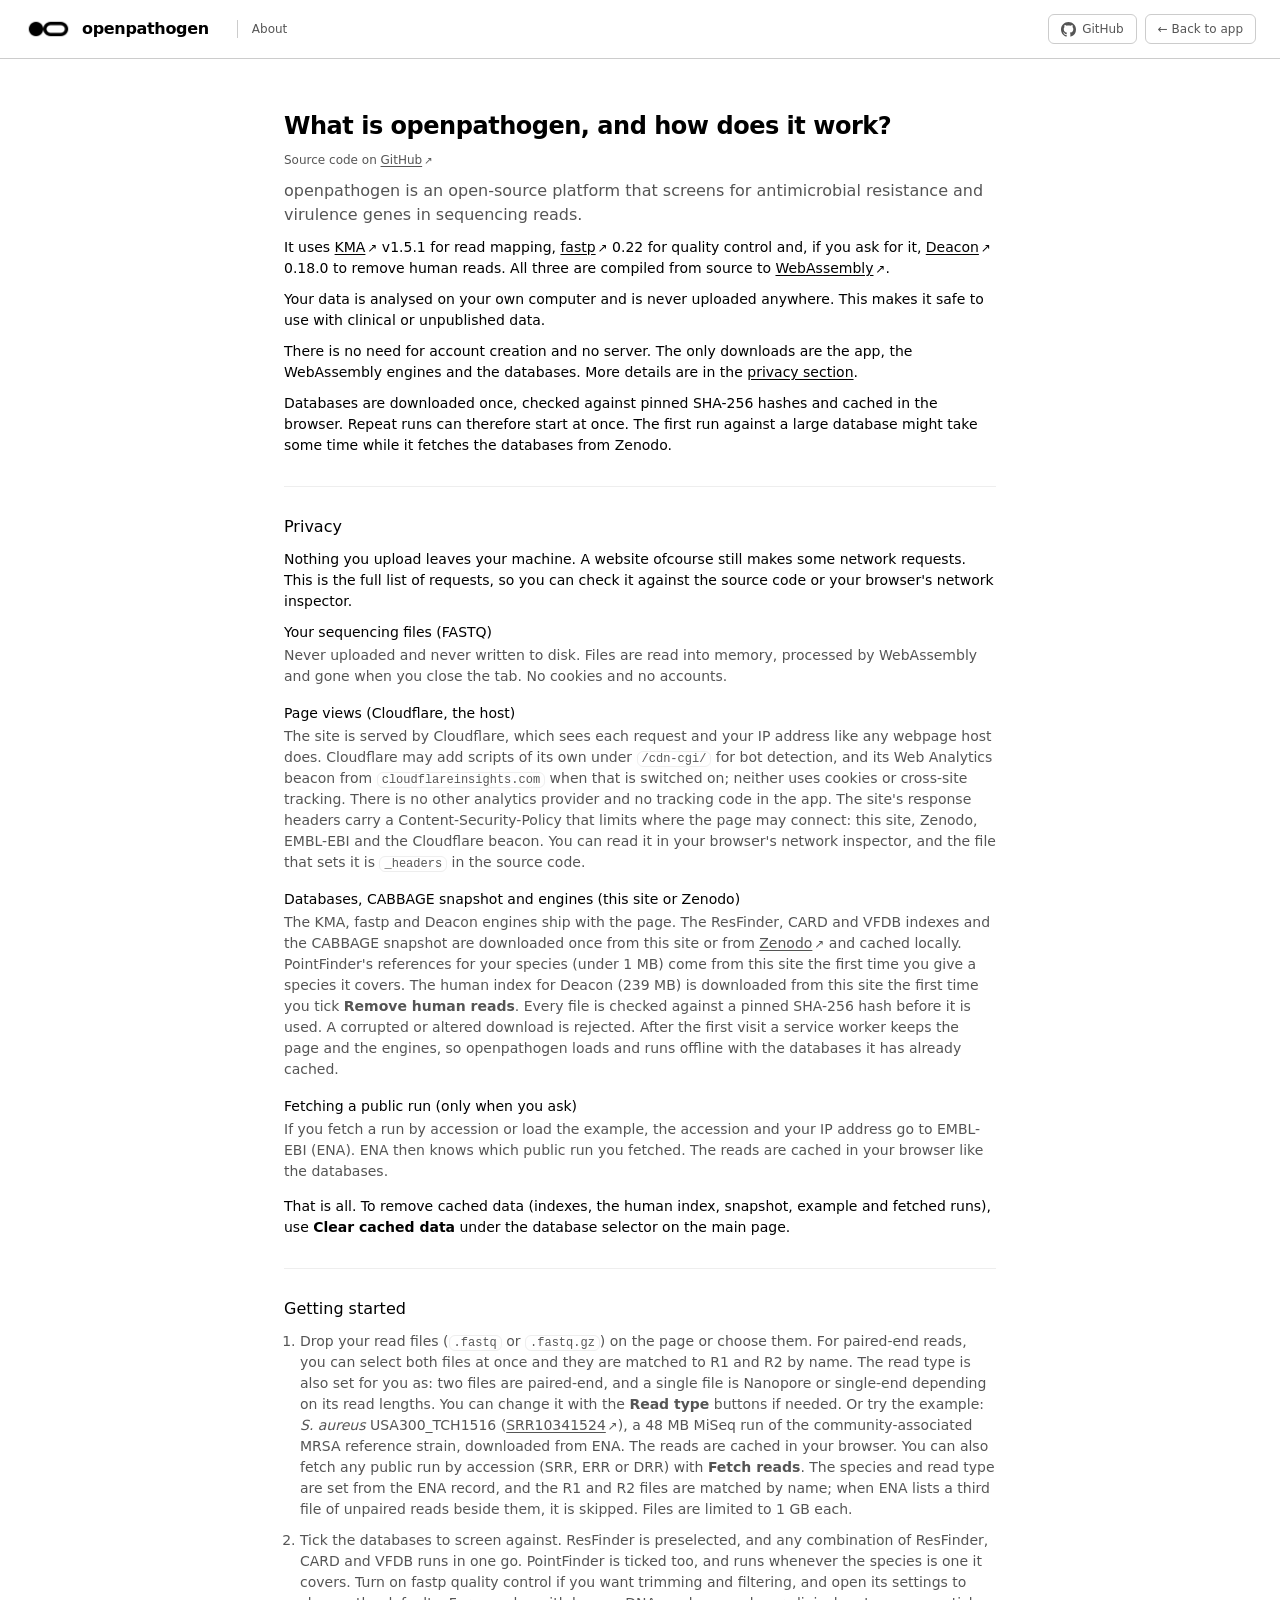
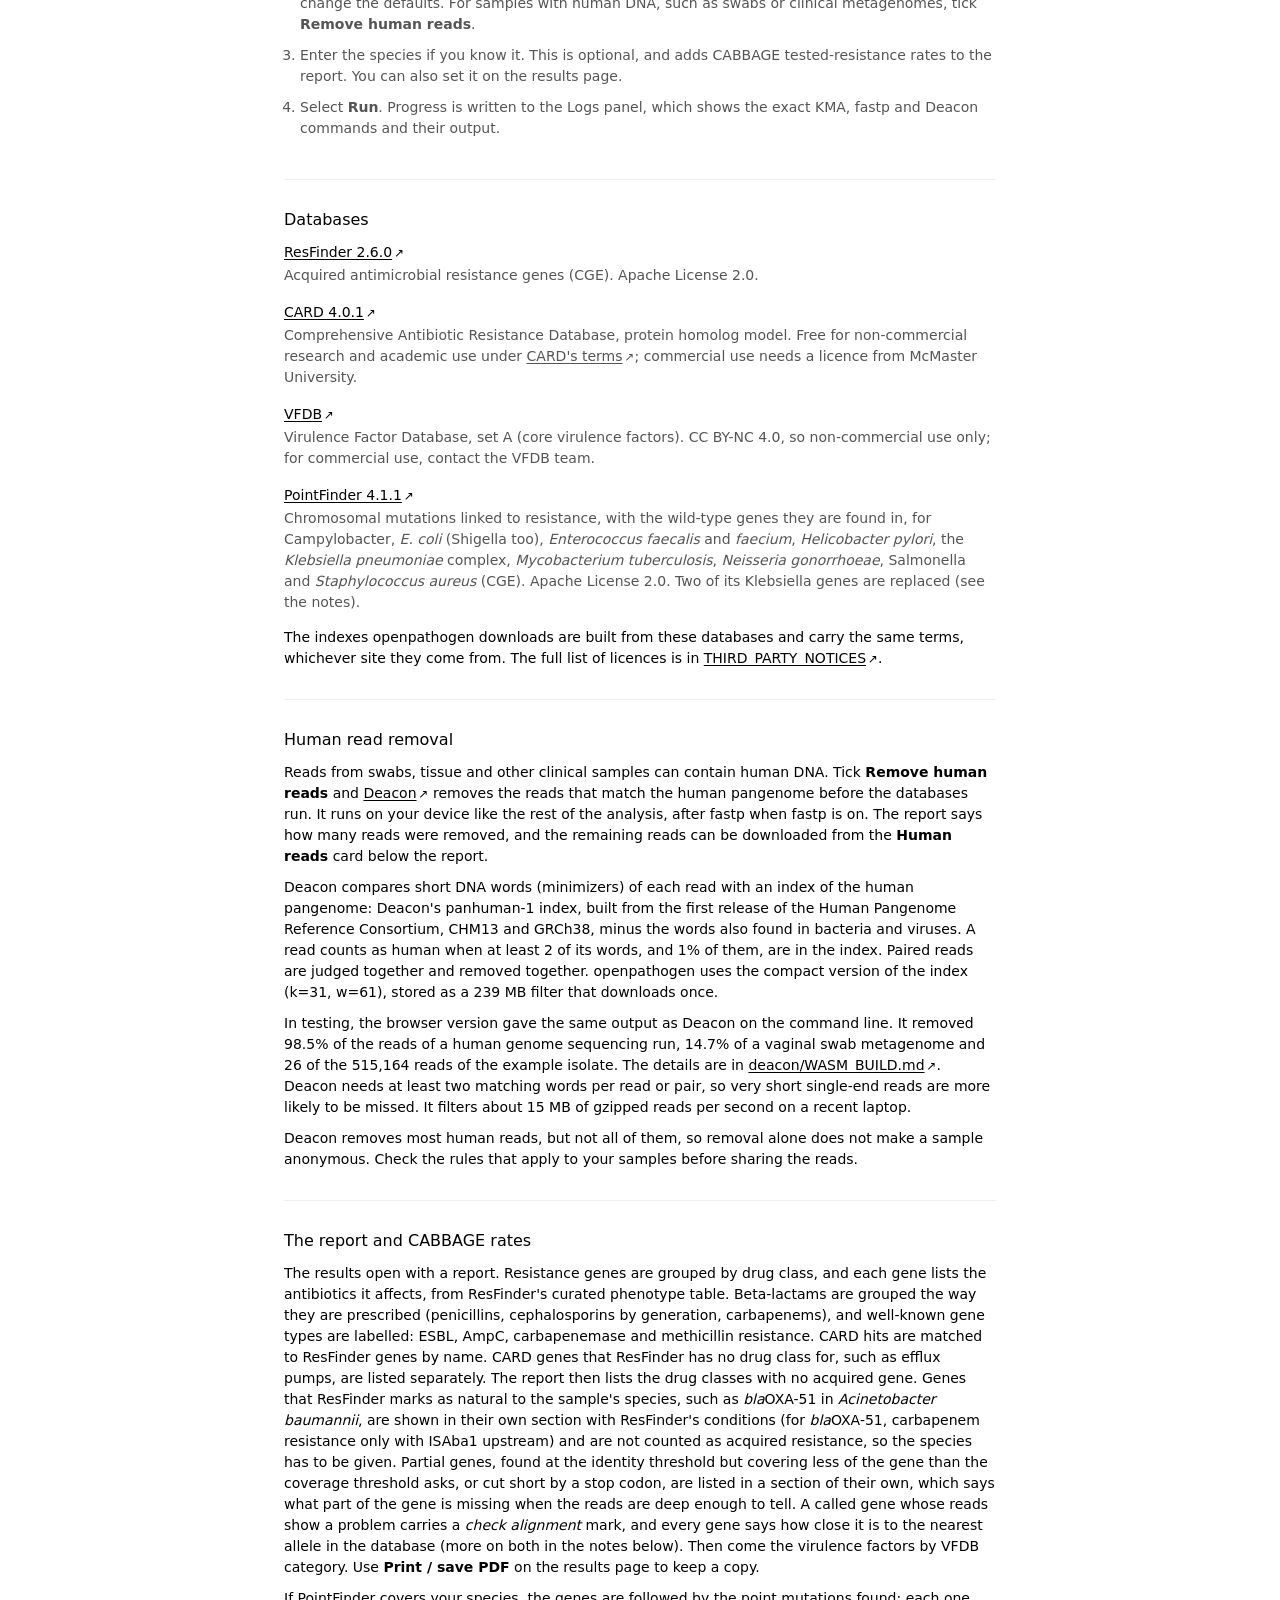
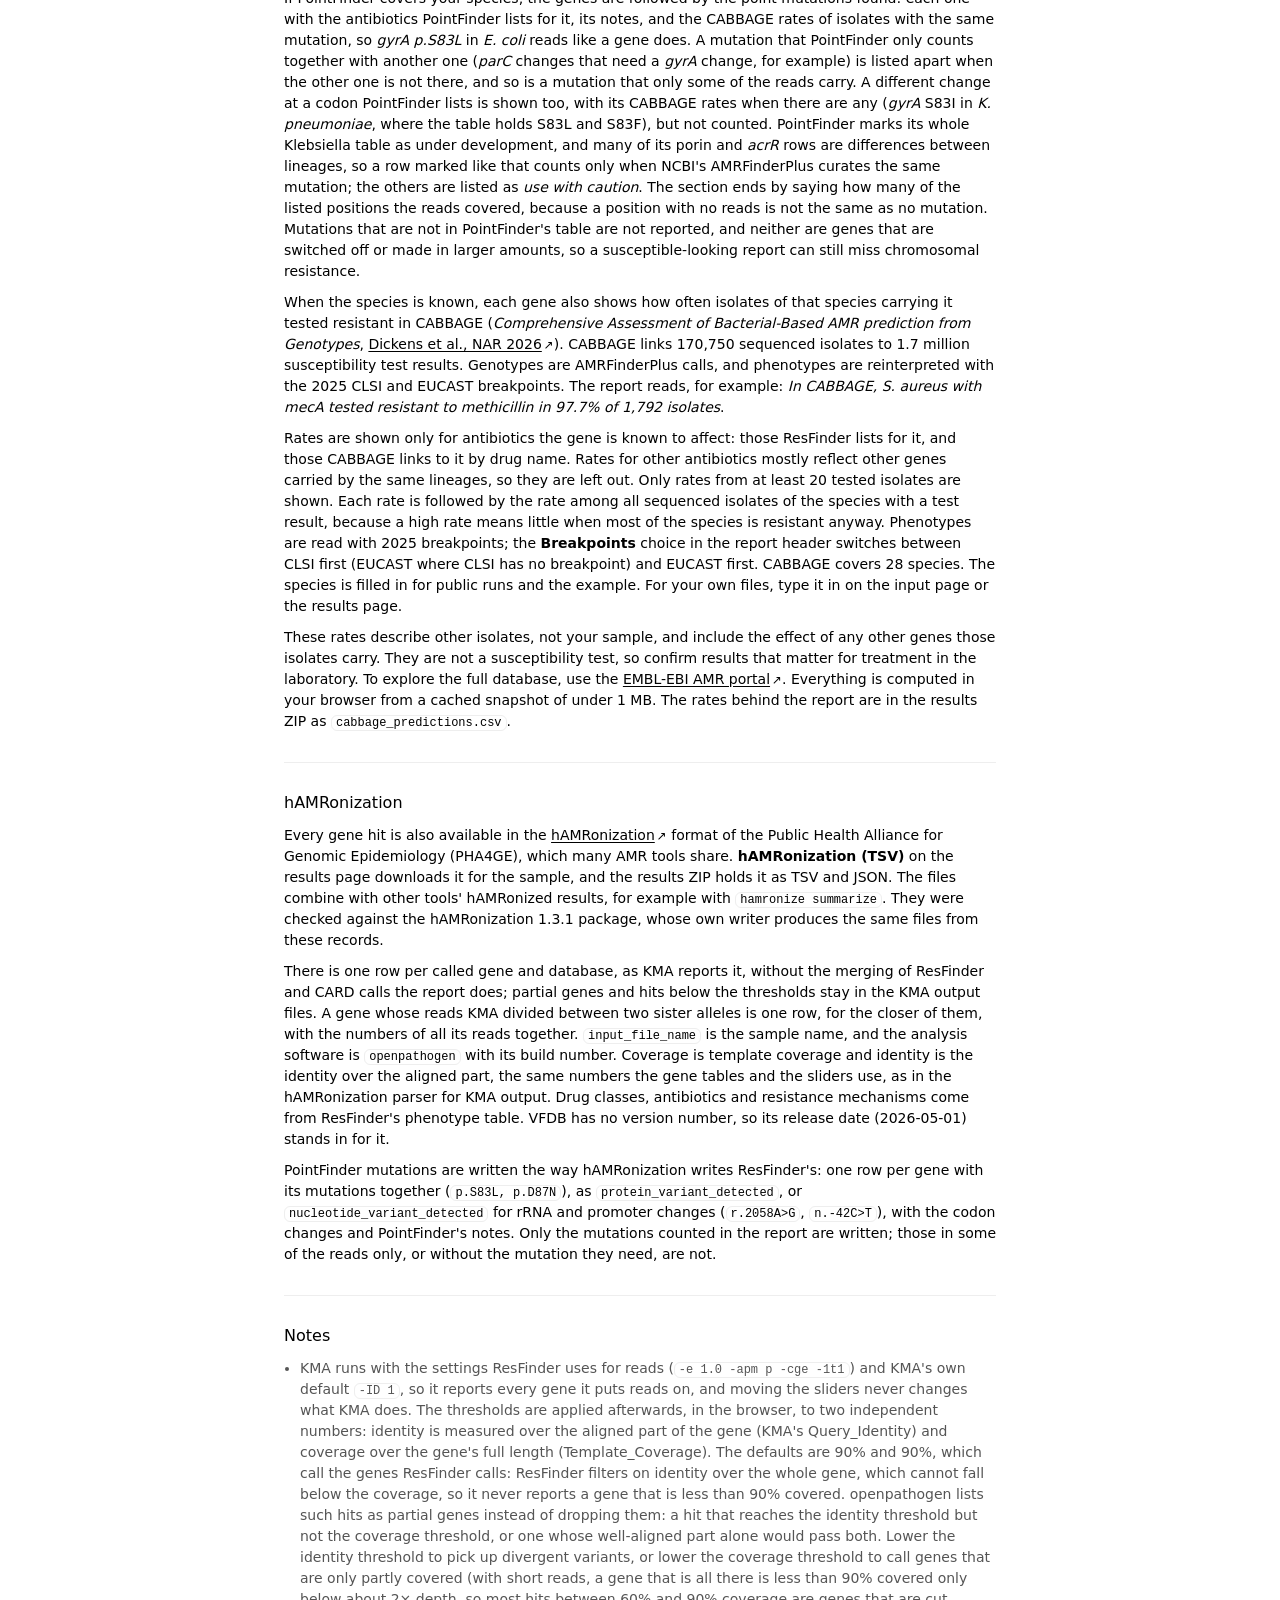
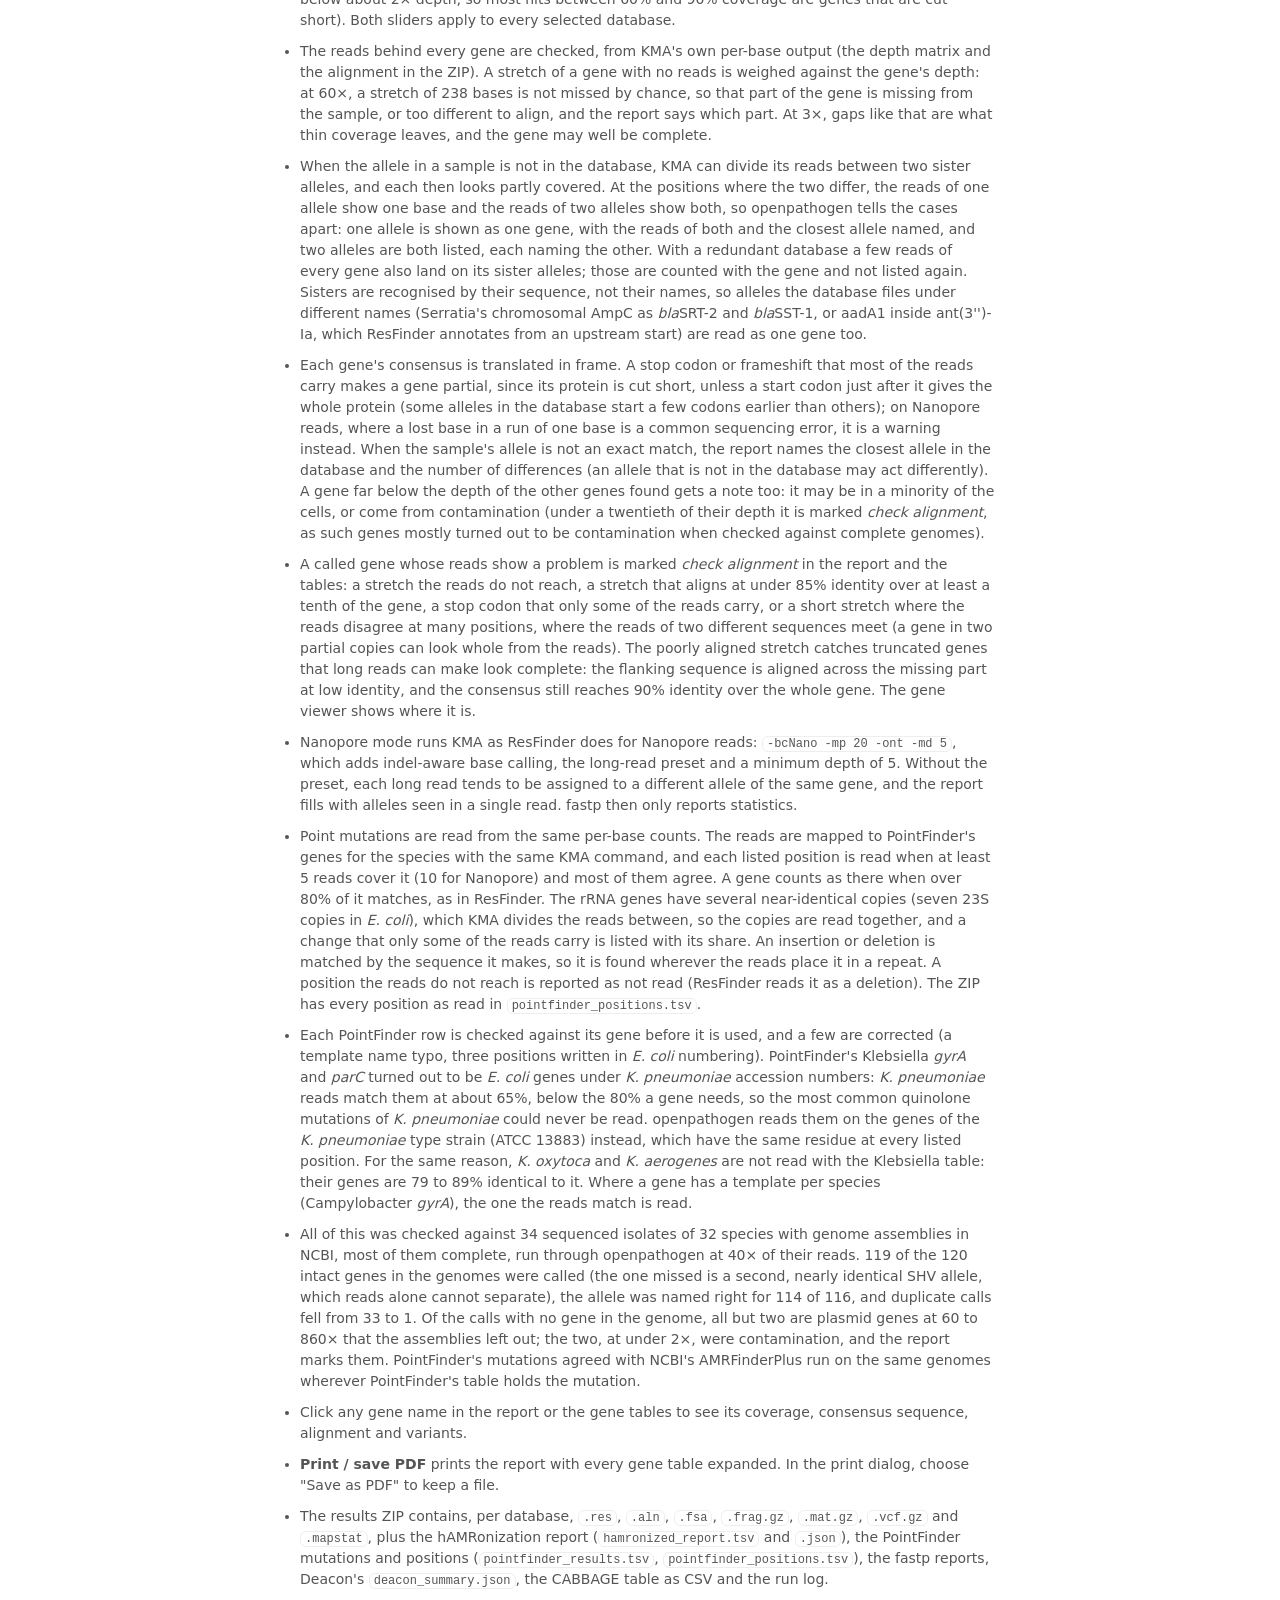
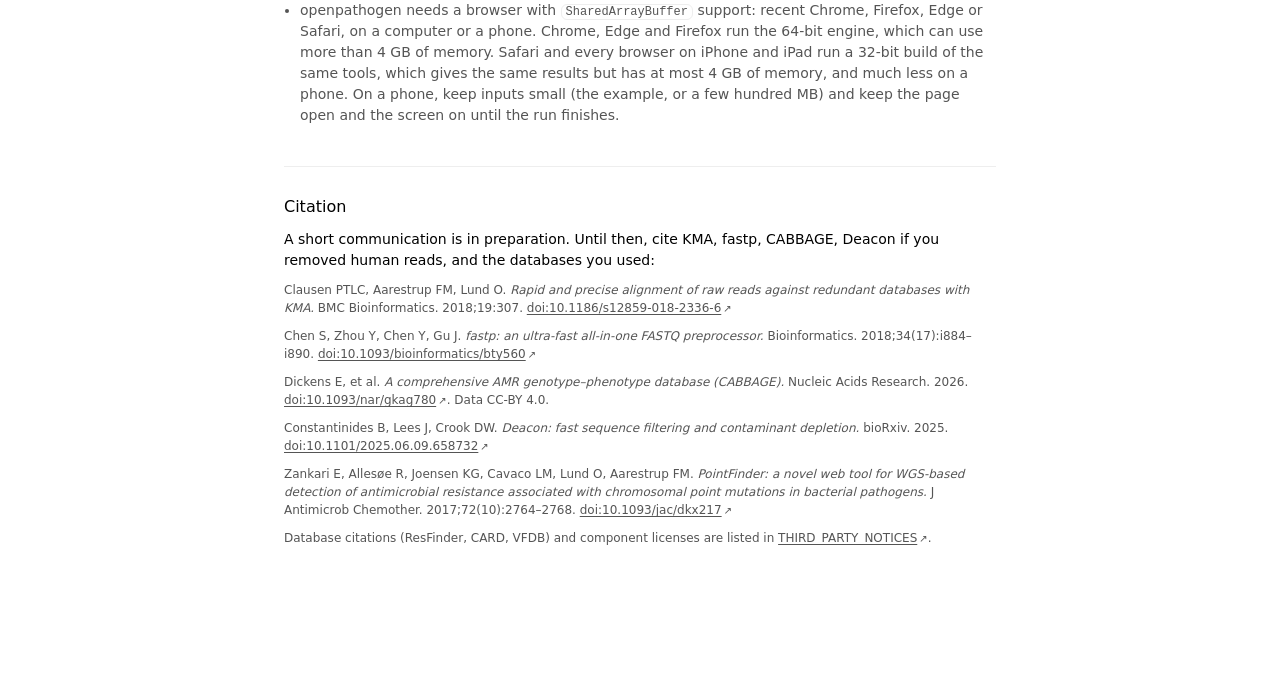
<file: about.html>
<!DOCTYPE html>
<html lang="en" class="doc-body">
<head>
  <meta charset="UTF-8">
  <meta name="viewport" content="width=device-width, initial-scale=1.0">
  <title>About openpathogen: how in-browser AMR detection works</title>
  <meta name="description" content="How openpathogen works: fastp and KMA compiled to WebAssembly run in your browser against ResFinder, CARD, VFDB and PointFinder, and report resistance genes and mutations by drug class with CABBAGE tested-resistance rates. No installation, no upload.">
  <meta name="robots" content="index, follow, max-image-preview:large">
  <link rel="canonical" href="https://openpathogen.org/about.html">
  <meta name="theme-color" content="#ffffff">
  <link rel="icon" type="image/png" href="favicon.png">
  <link rel="apple-touch-icon" href="favicon.png">
  <link rel="stylesheet" href="css/style.css?v=67">
  <meta property="og:type" content="article">
  <meta property="og:site_name" content="openpathogen">
  <meta property="og:title" content="About openpathogen: how in-browser AMR detection works">
  <meta property="og:description" content="How openpathogen works: fastp and KMA compiled to WebAssembly run in your browser against ResFinder, CARD, VFDB and PointFinder, and report resistance genes and mutations by drug class with CABBAGE tested-resistance rates. No installation, no upload.">
  <meta property="og:url" content="https://openpathogen.org/about.html">
  <meta property="og:image" content="https://openpathogen.org/og.png">
  <meta property="og:image:width" content="1200">
  <meta property="og:image:height" content="630">
  <meta property="og:locale" content="en_US">
  <meta name="twitter:card" content="summary_large_image">
  <meta name="twitter:title" content="About openpathogen: how in-browser AMR detection works">
  <meta name="twitter:description" content="How openpathogen works: fastp and KMA compiled to WebAssembly run in your browser against ResFinder, CARD, VFDB and PointFinder, and report resistance genes and mutations by drug class with CABBAGE tested-resistance rates. No installation, no upload.">
  <meta name="twitter:image" content="https://openpathogen.org/og.png">
  <script type="application/ld+json">
  {
    "@context": "https://schema.org",
    "@type": "WebPage",
    "@id": "https://openpathogen.org/about.html",
    "name": "About openpathogen",
    "url": "https://openpathogen.org/about.html",
    "description": "How openpathogen works: fastp and the KMA aligner compiled to WebAssembly run in your browser against ResFinder, CARD, VFDB and PointFinder, and report resistance genes and mutations by drug class with CABBAGE tested-resistance rates.",
    "inLanguage": "en",
    "datePublished": "2026-08-25",
    "dateModified": "2026-09-26",
    "isPartOf": { "@type": "WebSite", "name": "openpathogen", "url": "https://openpathogen.org/" },
    "about": { "@id": "https://openpathogen.org/#app" }
  }
  </script>
</head>
<body class="doc-body">

<header class="topbar">
  <a class="brand" href=".">
    <img src="openpathogen_logo.png" alt="" class="brand-logo">
    <span class="brand-name">openpathogen</span>
  </a>
  <span class="brand-sub">About</span>
  <nav class="topbar-nav" aria-label="Site">
    <a class="topbar-link no-arrow" href="https://github.com/amulyabaral/openpathogen" target="_blank" rel="noopener" aria-label="GitHub repository"><svg class="gh-icon" viewBox="0 0 16 16" width="15" height="15" aria-hidden="true" fill="currentColor"><path d="M8 0C3.58 0 0 3.58 0 8c0 3.54 2.29 6.53 5.47 7.59.4.07.55-.17.55-.38 0-.19-.01-.82-.01-1.49-2.01.37-2.53-.49-2.69-.94-.09-.23-.48-.94-.82-1.13-.28-.15-.68-.52-.01-.53.63-.01 1.08.58 1.23.82.72 1.21 1.87.87 2.33.66.07-.52.28-.87.51-1.07-1.78-.2-3.64-.89-3.64-3.95 0-.87.31-1.59.82-2.15-.08-.2-.36-1.02.08-2.12 0 0 .67-.21 2.2.82.64-.18 1.32-.27 2-.27.68 0 1.36.09 2 .27 1.53-1.04 2.2-.82 2.2-.82.44 1.1.16 1.92.08 2.12.51.56.82 1.27.82 2.15 0 3.07-1.87 3.75-3.65 3.95.29.25.54.73.54 1.48 0 1.07-.01 1.93-.01 2.2 0 .21.15.46.55.38A8.013 8.013 0 0016 8c0-4.42-3.58-8-8-8z"/></svg>GitHub</a>
    <a class="topbar-link no-arrow" href=".">← Back to app</a>
  </nav>
</header>

<main class="doc">
  <article class="doc-content">

    <section id="overview">
      <h1>What is openpathogen, and how does it work?</h1>
      <p class="doc-byline">Source code on <a href="https://github.com/amulyabaral/openpathogen" target="_blank" rel="noopener">GitHub</a></p>
      <p class="doc-lede">openpathogen is an open-source platform that screens for antimicrobial resistance and virulence genes in sequencing reads.</p>
      <p>It uses <a href="https://doi.org/10.1186/s12859-018-2336-6" target="_blank" rel="noopener">KMA</a> v1.5.1 for read mapping, <a href="https://doi.org/10.1093/bioinformatics/bty560" target="_blank" rel="noopener">fastp</a> 0.22 for quality control and, if you ask for it, <a href="https://doi.org/10.1101/2025.06.09.658732" target="_blank" rel="noopener">Deacon</a> 0.18.0 to remove human reads. All three are compiled from source to <a href="https://webassembly.org/" target="_blank" rel="noopener">WebAssembly</a>.</p>
      <p>Your data is analysed on your own computer and is never uploaded anywhere. This makes it safe to use with clinical or unpublished data.</p>
      <p>There is no need for account creation and no server. The only downloads are the app, the WebAssembly engines and the databases. More details are in the <a class="no-arrow" href="#privacy">privacy section</a>.</p>
      <p>Databases are downloaded once, checked against pinned SHA-256 hashes and cached in the browser. Repeat runs can therefore start at once. The first run against a large database might take some time while it fetches the databases from Zenodo.</p>
    </section>

    <section id="privacy">
      <h2>Privacy</h2>
      <p>Nothing you upload leaves your machine. A website ofcourse still makes some network requests. This is the full list of requests, so you can check it against the source code or your browser's network inspector.</p>
      <dl class="defs">
        <dt>Your sequencing files (FASTQ)</dt>
        <dd>Never uploaded and never written to disk. Files are read into memory, processed by WebAssembly and gone when you close the tab. No cookies and no accounts.</dd>
        <dt>Page views (Cloudflare, the host)</dt>
        <dd>The site is served by Cloudflare, which sees each request and your IP address like any webpage host does. Cloudflare may add scripts of its own under <code>/cdn-cgi/</code> for bot detection, and its Web Analytics beacon from <code>cloudflareinsights.com</code> when that is switched on; neither uses cookies or cross-site tracking. There is no other analytics provider and no tracking code in the app. The site's response headers carry a Content-Security-Policy that limits where the page may connect: this site, Zenodo, EMBL-EBI and the Cloudflare beacon. You can read it in your browser's network inspector, and the file that sets it is <code>_headers</code> in the source code.</dd>
        <dt>Databases, CABBAGE snapshot and engines (this site or Zenodo)</dt>
        <dd>The KMA, fastp and Deacon engines ship with the page. The ResFinder, CARD and VFDB indexes and the CABBAGE snapshot are downloaded once from this site or from <a href="https://zenodo.org/records/22102687" target="_blank" rel="noopener">Zenodo</a> and cached locally. PointFinder's references for your species (under 1 MB) come from this site the first time you give a species it covers. The human index for Deacon (239 MB) is downloaded from this site the first time you tick <strong>Remove human reads</strong>. Every file is checked against a pinned SHA-256 hash before it is used. A corrupted or altered download is rejected. After the first visit a service worker keeps the page and the engines, so openpathogen loads and runs offline with the databases it has already cached.</dd>
        <dt>Fetching a public run (only when you ask)</dt>
        <dd>If you fetch a run by accession or load the example, the accession and your IP address go to EMBL-EBI (ENA). ENA then knows which public run you fetched. The reads are cached in your browser like the databases.</dd>
      </dl>
      <p>That is all. To remove cached data (indexes, the human index, snapshot, example and fetched runs), use <strong>Clear cached data</strong> under the database selector on the main page.</p>
    </section>

    <section id="getting-started">
      <h2>Getting started</h2>
      <ol class="steps">
        <li>Drop your read files (<code>.fastq</code> or <code>.fastq.gz</code>) on the page or choose them. For paired-end reads, you can select both files at once and they are matched to R1 and R2 by name. The read type is also set for you as: two files are paired-end, and a single file is Nanopore or single-end depending on its read lengths. You can change it with the <strong>Read type</strong> buttons if needed. Or try the example: <em>S. aureus</em> USA300_TCH1516 (<a href="https://www.ebi.ac.uk/ena/browser/view/SRR10341524" target="_blank" rel="noopener">SRR10341524</a>), a 48 MB MiSeq run of the community-associated MRSA reference strain, downloaded from ENA. The reads are cached in your browser. You can also fetch any public run by accession (SRR, ERR or DRR) with <strong>Fetch reads</strong>. The species and read type are set from the ENA record, and the R1 and R2 files are matched by name; when ENA lists a third file of unpaired reads beside them, it is skipped. Files are limited to 1 GB each.</li>
        <li>Tick the databases to screen against. ResFinder is preselected, and any combination of ResFinder, CARD and VFDB runs in one go. PointFinder is ticked too, and runs whenever the species is one it covers. Turn on fastp quality control if you want trimming and filtering, and open its settings to change the defaults. For samples with human DNA, such as swabs or clinical metagenomes, tick <strong>Remove human reads</strong>.</li>
        <li>Enter the species if you know it. This is optional, and adds CABBAGE tested-resistance rates to the report. You can also set it on the results page.</li>
        <li>Select <strong>Run</strong>. Progress is written to the Logs panel, which shows the exact KMA, fastp and Deacon commands and their output.</li>
      </ol>
    </section>

    <section id="databases">
      <h2>Databases</h2>
      <dl class="defs">
        <dt><a href="https://cge.food.dtu.dk/services/ResFinder/" target="_blank" rel="noopener">ResFinder 2.6.0</a></dt>
        <dd>Acquired antimicrobial resistance genes (CGE). Apache License 2.0.</dd>
        <dt><a href="https://card.mcmaster.ca/" target="_blank" rel="noopener">CARD 4.0.1</a></dt>
        <dd>Comprehensive Antibiotic Resistance Database, protein homolog model. Free for non-commercial research and academic use under <a href="https://card.mcmaster.ca/about" target="_blank" rel="noopener">CARD's terms</a>; commercial use needs a licence from McMaster University.</dd>
        <dt><a href="http://www.mgc.ac.cn/VFs/" target="_blank" rel="noopener">VFDB</a></dt>
        <dd>Virulence Factor Database, set A (core virulence factors). CC BY-NC 4.0, so non-commercial use only; for commercial use, contact the VFDB team.</dd>
        <dt><a href="https://bitbucket.org/genomicepidemiology/pointfinder_db" target="_blank" rel="noopener">PointFinder 4.1.1</a></dt>
        <dd>Chromosomal mutations linked to resistance, with the wild-type genes they are found in, for Campylobacter, <em>E. coli</em> (Shigella too), <em>Enterococcus faecalis</em> and <em>faecium</em>, <em>Helicobacter pylori</em>, the <em>Klebsiella pneumoniae</em> complex, <em>Mycobacterium tuberculosis</em>, <em>Neisseria gonorrhoeae</em>, Salmonella and <em>Staphylococcus aureus</em> (CGE). Apache License 2.0. Two of its Klebsiella genes are replaced (see the notes).</dd>
      </dl>
      <p>The indexes openpathogen downloads are built from these databases and carry the same terms, whichever site they come from. The full list of licences is in <a href="https://github.com/amulyabaral/openpathogen/blob/main/THIRD_PARTY_NOTICES.md" target="_blank" rel="noopener">THIRD_PARTY_NOTICES</a>.</p>
    </section>

    <section id="human-reads">
      <h2>Human read removal</h2>
      <p>Reads from swabs, tissue and other clinical samples can contain human DNA. Tick <strong>Remove human reads</strong> and <a href="https://github.com/bede/deacon" target="_blank" rel="noopener">Deacon</a> removes the reads that match the human pangenome before the databases run. It runs on your device like the rest of the analysis, after fastp when fastp is on. The report says how many reads were removed, and the remaining reads can be downloaded from the <strong>Human reads</strong> card below the report.</p>
      <p>Deacon compares short DNA words (minimizers) of each read with an index of the human pangenome: Deacon's panhuman-1 index, built from the first release of the Human Pangenome Reference Consortium, CHM13 and GRCh38, minus the words also found in bacteria and viruses. A read counts as human when at least 2 of its words, and 1% of them, are in the index. Paired reads are judged together and removed together. openpathogen uses the compact version of the index (k=31, w=61), stored as a 239 MB filter that downloads once.</p>
      <p>In testing, the browser version gave the same output as Deacon on the command line. It removed 98.5% of the reads of a human genome sequencing run, 14.7% of a vaginal swab metagenome and 26 of the 515,164 reads of the example isolate. The details are in <a href="https://github.com/amulyabaral/openpathogen/blob/main/deacon/WASM_BUILD.md" target="_blank" rel="noopener">deacon/WASM_BUILD.md</a>. Deacon needs at least two matching words per read or pair, so very short single-end reads are more likely to be missed. It filters about 15 MB of gzipped reads per second on a recent laptop.</p>
      <p>Deacon removes most human reads, but not all of them, so removal alone does not make a sample anonymous. Check the rules that apply to your samples before sharing the reads.</p>
    </section>

    <section id="cabbage">
      <h2>The report and CABBAGE rates</h2>
      <p>The results open with a report. Resistance genes are grouped by drug class, and each gene lists the antibiotics it affects, from ResFinder's curated phenotype table. Beta-lactams are grouped the way they are prescribed (penicillins, cephalosporins by generation, carbapenems), and well-known gene types are labelled: ESBL, AmpC, carbapenemase and methicillin resistance. CARD hits are matched to ResFinder genes by name. CARD genes that ResFinder has no drug class for, such as efflux pumps, are listed separately. The report then lists the drug classes with no acquired gene. Genes that ResFinder marks as natural to the sample's species, such as <em>bla</em>OXA-51 in <em>Acinetobacter baumannii</em>, are shown in their own section with ResFinder's conditions (for <em>bla</em>OXA-51, carbapenem resistance only with ISAba1 upstream) and are not counted as acquired resistance, so the species has to be given. Partial genes, found at the identity threshold but covering less of the gene than the coverage threshold asks, or cut short by a stop codon, are listed in a section of their own, which says what part of the gene is missing when the reads are deep enough to tell. A called gene whose reads show a problem carries a <em>check alignment</em> mark, and every gene says how close it is to the nearest allele in the database (more on both in the notes below). Then come the virulence factors by VFDB category. Use <strong>Print / save PDF</strong> on the results page to keep a copy.</p>
      <p>If PointFinder covers your species, the genes are followed by the point mutations found: each one with the antibiotics PointFinder lists for it, its notes, and the CABBAGE rates of isolates with the same mutation, so <em>gyrA p.S83L</em> in <em>E. coli</em> reads like a gene does. A mutation that PointFinder only counts together with another one (<em>parC</em> changes that need a <em>gyrA</em> change, for example) is listed apart when the other one is not there, and so is a mutation that only some of the reads carry. A different change at a codon PointFinder lists is shown too, with its CABBAGE rates when there are any (<em>gyrA</em> S83I in <em>K. pneumoniae</em>, where the table holds S83L and S83F), but not counted. PointFinder marks its whole Klebsiella table as under development, and many of its porin and <em>acrR</em> rows are differences between lineages, so a row marked like that counts only when NCBI's AMRFinderPlus curates the same mutation; the others are listed as <em>use with caution</em>. The section ends by saying how many of the listed positions the reads covered, because a position with no reads is not the same as no mutation. Mutations that are not in PointFinder's table are not reported, and neither are genes that are switched off or made in larger amounts, so a susceptible-looking report can still miss chromosomal resistance.</p>
      <p>When the species is known, each gene also shows how often isolates of that species carrying it tested resistant in CABBAGE (<em>Comprehensive Assessment of Bacterial-Based AMR prediction from Genotypes</em>, <a href="https://doi.org/10.1093/nar/gkag780" target="_blank" rel="noopener">Dickens et al., NAR 2026</a>). CABBAGE links 170,750 sequenced isolates to 1.7 million susceptibility test results. Genotypes are AMRFinderPlus calls, and phenotypes are reinterpreted with the 2025 CLSI and EUCAST breakpoints. The report reads, for example: <em>In CABBAGE, S. aureus with mecA tested resistant to methicillin in 97.7% of 1,792 isolates</em>.</p>
      <p>Rates are shown only for antibiotics the gene is known to affect: those ResFinder lists for it, and those CABBAGE links to it by drug name. Rates for other antibiotics mostly reflect other genes carried by the same lineages, so they are left out. Only rates from at least 20 tested isolates are shown. Each rate is followed by the rate among all sequenced isolates of the species with a test result, because a high rate means little when most of the species is resistant anyway. Phenotypes are read with 2025 breakpoints; the <strong>Breakpoints</strong> choice in the report header switches between CLSI first (EUCAST where CLSI has no breakpoint) and EUCAST first. CABBAGE covers 28 species. The species is filled in for public runs and the example. For your own files, type it in on the input page or the results page.</p>
      <p>These rates describe other isolates, not your sample, and include the effect of any other genes those isolates carry. They are not a susceptibility test, so confirm results that matter for treatment in the laboratory. To explore the full database, use the <a href="https://www.ebi.ac.uk/amr" target="_blank" rel="noopener">EMBL-EBI AMR portal</a>. Everything is computed in your browser from a cached snapshot of under 1 MB. The rates behind the report are in the results ZIP as <code>cabbage_predictions.csv</code>.</p>
    </section>

    <section id="hamronization">
      <h2>hAMRonization</h2>
      <p>Every gene hit is also available in the <a href="https://github.com/pha4ge/hAMRonization" target="_blank" rel="noopener">hAMRonization</a> format of the Public Health Alliance for Genomic Epidemiology (PHA4GE), which many AMR tools share. <strong>hAMRonization (TSV)</strong> on the results page downloads it for the sample, and the results ZIP holds it as TSV and JSON. The files combine with other tools' hAMRonized results, for example with <code>hamronize summarize</code>. They were checked against the hAMRonization 1.3.1 package, whose own writer produces the same files from these records.</p>
      <p>There is one row per called gene and database, as KMA reports it, without the merging of ResFinder and CARD calls the report does; partial genes and hits below the thresholds stay in the KMA output files. A gene whose reads KMA divided between two sister alleles is one row, for the closer of them, with the numbers of all its reads together. <code>input_file_name</code> is the sample name, and the analysis software is <code>openpathogen</code> with its build number. Coverage is template coverage and identity is the identity over the aligned part, the same numbers the gene tables and the sliders use, as in the hAMRonization parser for KMA output. Drug classes, antibiotics and resistance mechanisms come from ResFinder's phenotype table. VFDB has no version number, so its release date (2026-05-01) stands in for it.</p>
      <p>PointFinder mutations are written the way hAMRonization writes ResFinder's: one row per gene with its mutations together (<code>p.S83L, p.D87N</code>), as <code>protein_variant_detected</code>, or <code>nucleotide_variant_detected</code> for rRNA and promoter changes (<code>r.2058A&gt;G</code>, <code>n.-42C&gt;T</code>), with the codon changes and PointFinder's notes. Only the mutations counted in the report are written; those in some of the reads only, or without the mutation they need, are not.</p>
    </section>

    <section id="notes">
      <h2>Notes</h2>
      <ul class="tips">
        <li>KMA runs with the settings ResFinder uses for reads (<code>-e 1.0 -apm p -cge -1t1</code>) and KMA's own default <code>-ID 1</code>, so it reports every gene it puts reads on, and moving the sliders never changes what KMA does. The thresholds are applied afterwards, in the browser, to two independent numbers: identity is measured over the aligned part of the gene (KMA's Query_Identity) and coverage over the gene's full length (Template_Coverage). The defaults are 90% and 90%, which call the genes ResFinder calls: ResFinder filters on identity over the whole gene, which cannot fall below the coverage, so it never reports a gene that is less than 90% covered. openpathogen lists such hits as partial genes instead of dropping them: a hit that reaches the identity threshold but not the coverage threshold, or one whose well-aligned part alone would pass both. Lower the identity threshold to pick up divergent variants, or lower the coverage threshold to call genes that are only partly covered (with short reads, a gene that is all there is less than 90% covered only below about 2× depth, so most hits between 60% and 90% coverage are genes that are cut short). Both sliders apply to every selected database.</li>
        <li>The reads behind every gene are checked, from KMA's own per-base output (the depth matrix and the alignment in the ZIP). A stretch of a gene with no reads is weighed against the gene's depth: at 60×, a stretch of 238 bases is not missed by chance, so that part of the gene is missing from the sample, or too different to align, and the report says which part. At 3×, gaps like that are what thin coverage leaves, and the gene may well be complete.</li>
        <li>When the allele in a sample is not in the database, KMA can divide its reads between two sister alleles, and each then looks partly covered. At the positions where the two differ, the reads of one allele show one base and the reads of two alleles show both, so openpathogen tells the cases apart: one allele is shown as one gene, with the reads of both and the closest allele named, and two alleles are both listed, each naming the other. With a redundant database a few reads of every gene also land on its sister alleles; those are counted with the gene and not listed again. Sisters are recognised by their sequence, not their names, so alleles the database files under different names (Serratia's chromosomal AmpC as <em>bla</em>SRT-2 and <em>bla</em>SST-1, or aadA1 inside ant(3'')-Ia, which ResFinder annotates from an upstream start) are read as one gene too.</li>
        <li>Each gene's consensus is translated in frame. A stop codon or frameshift that most of the reads carry makes a gene partial, since its protein is cut short, unless a start codon just after it gives the whole protein (some alleles in the database start a few codons earlier than others); on Nanopore reads, where a lost base in a run of one base is a common sequencing error, it is a warning instead. When the sample's allele is not an exact match, the report names the closest allele in the database and the number of differences (an allele that is not in the database may act differently). A gene far below the depth of the other genes found gets a note too: it may be in a minority of the cells, or come from contamination (under a twentieth of their depth it is marked <em>check alignment</em>, as such genes mostly turned out to be contamination when checked against complete genomes).</li>
        <li>A called gene whose reads show a problem is marked <em>check alignment</em> in the report and the tables: a stretch the reads do not reach, a stretch that aligns at under 85% identity over at least a tenth of the gene, a stop codon that only some of the reads carry, or a short stretch where the reads disagree at many positions, where the reads of two different sequences meet (a gene in two partial copies can look whole from the reads). The poorly aligned stretch catches truncated genes that long reads can make look complete: the flanking sequence is aligned across the missing part at low identity, and the consensus still reaches 90% identity over the whole gene. The gene viewer shows where it is.</li>
        <li>Nanopore mode runs KMA as ResFinder does for Nanopore reads: <code>-bcNano -mp 20 -ont -md 5</code>, which adds indel-aware base calling, the long-read preset and a minimum depth of 5. Without the preset, each long read tends to be assigned to a different allele of the same gene, and the report fills with alleles seen in a single read. fastp then only reports statistics.</li>
        <li>Point mutations are read from the same per-base counts. The reads are mapped to PointFinder's genes for the species with the same KMA command, and each listed position is read when at least 5 reads cover it (10 for Nanopore) and most of them agree. A gene counts as there when over 80% of it matches, as in ResFinder. The rRNA genes have several near-identical copies (seven 23S copies in <em>E. coli</em>), which KMA divides the reads between, so the copies are read together, and a change that only some of the reads carry is listed with its share. An insertion or deletion is matched by the sequence it makes, so it is found wherever the reads place it in a repeat. A position the reads do not reach is reported as not read (ResFinder reads it as a deletion). The ZIP has every position as read in <code>pointfinder_positions.tsv</code>.</li>
        <li>Each PointFinder row is checked against its gene before it is used, and a few are corrected (a template name typo, three positions written in <em>E. coli</em> numbering). PointFinder's Klebsiella <em>gyrA</em> and <em>parC</em> turned out to be <em>E. coli</em> genes under <em>K. pneumoniae</em> accession numbers: <em>K. pneumoniae</em> reads match them at about 65%, below the 80% a gene needs, so the most common quinolone mutations of <em>K. pneumoniae</em> could never be read. openpathogen reads them on the genes of the <em>K. pneumoniae</em> type strain (ATCC 13883) instead, which have the same residue at every listed position. For the same reason, <em>K. oxytoca</em> and <em>K. aerogenes</em> are not read with the Klebsiella table: their genes are 79 to 89% identical to it. Where a gene has a template per species (Campylobacter <em>gyrA</em>), the one the reads match is read.</li>
        <li>All of this was checked against 34 sequenced isolates of 32 species with genome assemblies in NCBI, most of them complete, run through openpathogen at 40× of their reads. 119 of the 120 intact genes in the genomes were called (the one missed is a second, nearly identical SHV allele, which reads alone cannot separate), the allele was named right for 114 of 116, and duplicate calls fell from 33 to 1. Of the calls with no gene in the genome, all but two are plasmid genes at 60 to 860× that the assemblies left out; the two, at under 2×, were contamination, and the report marks them. PointFinder's mutations agreed with NCBI's AMRFinderPlus run on the same genomes wherever PointFinder's table holds the mutation.</li>
        <li>Click any gene name in the report or the gene tables to see its coverage, consensus sequence, alignment and variants.</li>
        <li><strong>Print / save PDF</strong> prints the report with every gene table expanded. In the print dialog, choose "Save as PDF" to keep a file.</li>
        <li>The results ZIP contains, per database, <code>.res</code>, <code>.aln</code>, <code>.fsa</code>, <code>.frag.gz</code>, <code>.mat.gz</code>, <code>.vcf.gz</code> and <code>.mapstat</code>, plus the hAMRonization report (<code>hamronized_report.tsv</code> and <code>.json</code>), the PointFinder mutations and positions (<code>pointfinder_results.tsv</code>, <code>pointfinder_positions.tsv</code>), the fastp reports, Deacon's <code>deacon_summary.json</code>, the CABBAGE table as CSV and the run log.</li>
        <li>openpathogen needs a browser with <code>SharedArrayBuffer</code> support: recent Chrome, Firefox, Edge or Safari, on a computer or a phone. Chrome, Edge and Firefox run the 64-bit engine, which can use more than 4 GB of memory. Safari and every browser on iPhone and iPad run a 32-bit build of the same tools, which gives the same results but has at most 4 GB of memory, and much less on a phone. On a phone, keep inputs small (the example, or a few hundred MB) and keep the page open and the screen on until the run finishes.</li>
      </ul>
    </section>

    <section id="citation">
      <h2>Citation</h2>
      <p>A short communication is in preparation. Until then, cite KMA, fastp, CABBAGE, Deacon if you removed human reads, and the databases you used:</p>
      <p class="cite">Clausen PTLC, Aarestrup FM, Lund O. <em>Rapid and precise alignment of raw reads against redundant databases with KMA.</em> BMC Bioinformatics. 2018;19:307. <a href="https://doi.org/10.1186/s12859-018-2336-6" target="_blank" rel="noopener">doi:10.1186/s12859-018-2336-6</a></p>
      <p class="cite">Chen S, Zhou Y, Chen Y, Gu J. <em>fastp: an ultra-fast all-in-one FASTQ preprocessor.</em> Bioinformatics. 2018;34(17):i884–i890. <a href="https://doi.org/10.1093/bioinformatics/bty560" target="_blank" rel="noopener">doi:10.1093/bioinformatics/bty560</a></p>
      <p class="cite">Dickens E, et al. <em>A comprehensive AMR genotype–phenotype database (CABBAGE).</em> Nucleic Acids Research. 2026. <a href="https://doi.org/10.1093/nar/gkag780" target="_blank" rel="noopener">doi:10.1093/nar/gkag780</a>. Data CC-BY 4.0.</p>
      <p class="cite">Constantinides B, Lees J, Crook DW. <em>Deacon: fast sequence filtering and contaminant depletion.</em> bioRxiv. 2025. <a href="https://doi.org/10.1101/2025.06.09.658732" target="_blank" rel="noopener">doi:10.1101/2025.06.09.658732</a></p>
      <p class="cite">Zankari E, Allesøe R, Joensen KG, Cavaco LM, Lund O, Aarestrup FM. <em>PointFinder: a novel web tool for WGS-based detection of antimicrobial resistance associated with chromosomal point mutations in bacterial pathogens.</em> J Antimicrob Chemother. 2017;72(10):2764–2768. <a href="https://doi.org/10.1093/jac/dkx217" target="_blank" rel="noopener">doi:10.1093/jac/dkx217</a></p>
      <p class="cite">Database citations (ResFinder, CARD, VFDB) and component licenses are listed in <a href="https://github.com/amulyabaral/openpathogen/blob/main/THIRD_PARTY_NOTICES.md" target="_blank" rel="noopener">THIRD_PARTY_NOTICES</a>.</p>
    </section>

  </article>
</main>

</body>
</html>
</file>
<file: css/style.css>
:root{
  --bg:#fff;--ink:#000;--muted:#555;--border:#ccc;--rule:#eee;
  --r:6px;
  /* One UI face everywhere; monospace only where characters must line up
     (terminal, consensus, alignment, canvas axis). */
  --sans:system-ui,-apple-system,'Segoe UI',Roboto,Arial,sans-serif;
  --mono:ui-monospace,Menlo,Consolas,monospace;
  /* Type scale: six sizes, three weights, one tracking for caps labels. */
  --fs-xs:11px;--fs-sm:12px;--fs-base:14px;--fs-md:16px;--fs-lg:20px;--fs-xl:24px;
  --track-caps:.08em;
  --lh:1.5;--lh-tight:1.25;
}
*,*::before,*::after{box-sizing:border-box;margin:0;padding:0}
html,body{font-family:var(--sans);background:var(--bg);color:var(--ink);font-size:var(--fs-base);line-height:var(--lh);-webkit-font-smoothing:antialiased}
html,body{height:100vh;overflow:hidden}
body{display:flex;flex-direction:column}
h1,h2,h3{font-weight:500;line-height:var(--lh-tight)}
b,strong{font-weight:600}

a{color:inherit;text-decoration:underline;text-underline-offset:2px}
a:hover{opacity:.6}
a:not(.brand):not(.no-arrow)::after{content:'↗';display:inline-block;margin-left:2px;font-size:.85em;text-decoration:none}

button{font:inherit;color:inherit;background:none;cursor:pointer;border:1px solid transparent;border-radius:var(--r)}
input,select{font:inherit;color:inherit;background:var(--bg);border:1px solid var(--border);border-radius:var(--r);padding:7px 10px;outline:none}
input[type=range]{-webkit-appearance:none;appearance:none;background:transparent;border:none;padding:0;height:20px}
input[type=range]::-webkit-slider-runnable-track{height:1px;background:var(--ink)}
input[type=range]::-moz-range-track{height:1px;background:var(--ink)}
input[type=range]::-webkit-slider-thumb{-webkit-appearance:none;width:14px;height:14px;margin-top:-7px;background:var(--bg);border:1px solid var(--ink);border-radius:50%}
input[type=range]::-moz-range-thumb{width:14px;height:14px;background:var(--bg);border:1px solid var(--ink);border-radius:50%}
abbr[title]{text-decoration:none;border-bottom:1px dotted var(--muted);cursor:help}
:focus-visible{outline:2px solid var(--ink);outline-offset:2px}
input:focus-visible,select:focus-visible{outline-offset:0}
::-webkit-scrollbar{width:8px;height:8px}
::-webkit-scrollbar-thumb{background:var(--border);border-radius:var(--r)}
::-webkit-scrollbar-thumb:hover{background:var(--ink)}

/* The one treatment for every small uppercase label. */
.card-title,.terminal-header,.res-table th,.gv-k,.gv-annot dt,.fp-field,.qc-dl-label,.qc-key,.rep-sec-title,.report-facts dt{font-size:var(--fs-xs);font-weight:500;text-transform:uppercase;letter-spacing:var(--track-caps)}
.sr-only{position:absolute;width:1px;height:1px;padding:0;margin:-1px;overflow:hidden;clip:rect(0,0,0,0);white-space:nowrap;border:0}
/* Disclosure chevron shared by the fastp expander, the Logs bar and the results sections. */
.chev{display:block;flex-shrink:0;width:14px;height:14px;transition:transform .2s}

.topbar{display:flex;align-items:center;gap:14px;padding:14px 24px;border-bottom:1px solid var(--border)}
.brand{display:inline-flex;align-items:center;gap:10px;text-decoration:none}
.brand-logo{height:24px}
.brand-name{font-weight:600;font-size:var(--fs-md);letter-spacing:-0.02em}
.brand-sub{font-size:var(--fs-sm);color:var(--muted);margin-left:14px;padding-left:14px;border-left:1px solid var(--border)}
.topbar-nav{margin-left:auto;display:flex;align-items:center;gap:8px}
.topbar-link{display:inline-flex;align-items:center;gap:6px;flex-shrink:0;font-size:var(--fs-sm);font-weight:500;color:var(--muted);text-decoration:none;border:1px solid var(--border);border-radius:var(--r);padding:5px 12px}
.topbar-link:hover{color:var(--ink);border-color:var(--ink);opacity:1}
.gh-icon{display:block;flex-shrink:0}

.layout{display:grid;grid-template-columns:minmax(0,1fr);flex:1;min-height:0;overflow:hidden}
.steps,.tips{padding-left:16px;margin-top:6px}
.steps li,.tips li{margin-bottom:6px}
.defs dt{color:var(--ink);margin-top:8px}
.defs dt:first-child{margin-top:0}
.defs dd{margin:0 0 6px 0}
.cite{font-size:var(--fs-sm);color:var(--muted)}
code{font-size:var(--fs-sm);border:1px solid var(--rule);border-radius:var(--r);padding:0 4px}
.noscript-note{padding:12px 16px;border:1px solid var(--border);border-radius:var(--r);margin:16px 24px 0}

.main-col{padding:0;min-width:0;height:100%;overflow:hidden;position:relative;display:flex;flex-direction:column}
.workspace{display:flex;width:200%;flex:1;min-height:0;transition:transform .45s cubic-bezier(.4,0,.2,1)}
.workspace.show-results{transform:translateX(-50%)}
.pane{width:50%;height:100%;overflow-y:auto;padding:32px}
.main-col > .terminal-card{flex-shrink:0;margin:0;border-left:none;border-right:none;border-bottom:none;border-top:1px solid var(--border);border-radius:0}
.results-toolbar{display:flex;align-items:center;justify-content:space-between;flex-wrap:wrap;gap:10px;margin-bottom:14px}
.results-actions{display:flex;flex-wrap:wrap;gap:8px}
.hero{margin-bottom:24px}
.hero-title{font-size:var(--fs-xl);font-weight:600;letter-spacing:-0.02em;margin-bottom:10px}
.lede{font-size:var(--fs-md);color:var(--muted);margin:0}

.card{border:1px solid var(--border);border-radius:var(--r);margin-bottom:16px;background:var(--bg)}
.card-body{padding:16px 20px}
.card-title{padding:12px 22px;border-bottom:1px solid var(--border)}

.row{display:flex;align-items:center;gap:16px;padding:7px 0}
.row-top{align-items:flex-start}
.row-top > .label{padding-top:7px}
.label{width:140px;font-weight:500;color:var(--ink);flex-shrink:0}

.seg{display:inline-flex}
.seg-btn{padding:7px 14px;white-space:nowrap;border:1px solid var(--border);margin-left:-1px;border-radius:0;background:var(--bg);color:var(--ink);transition:background .2s,color .2s,border-color .2s}
.seg-btn:first-child{margin-left:0;border-radius:var(--r) 0 0 var(--r)}
.seg-btn:last-child{border-radius:0 var(--r) var(--r) 0}
.seg-btn:hover:not(.active){border-color:var(--ink);position:relative;z-index:1}
.seg-btn.active{background:var(--ink);color:var(--bg);border-color:var(--ink);position:relative;z-index:1;pointer-events:none}

.form-step{display:flex;align-items:center;gap:10px;font-size:var(--fs-md);font-weight:600;margin:4px 0 12px}
.form-col + .form-col{margin-top:22px;padding-top:20px;border-top:1px solid var(--rule)}
.form-step-n{display:inline-grid;place-items:center;width:22px;height:22px;border-radius:50%;background:var(--ink);color:var(--bg);font-size:var(--fs-sm);font-weight:600}

.dropzone{border:1px dashed var(--muted);border-radius:var(--r);margin-bottom:10px;transition:background .15s,border-color .15s}
.dropzone.has-files{border-style:solid;border-color:var(--border)}
.dropzone.dragging{border:1px dashed var(--ink);background:var(--rule)}
.dz-empty{display:flex;flex-direction:column;align-items:center;gap:6px;padding:26px 20px;text-align:center}
.dz-icon{width:28px;height:28px;color:var(--muted)}
.dz-title{font-size:var(--fs-md);font-weight:500;margin:0}
.dz-pick{padding:0;border:none;font-weight:600;text-decoration:underline;text-underline-offset:3px}
.dz-pick:hover{text-decoration-thickness:2px}
.dz-empty .opt-note{max-width:440px}
.file-list{list-style:none;margin:0;padding:0}
.file-row{display:flex;align-items:center;gap:12px;padding:10px 12px;border-bottom:1px solid var(--rule)}
.file-row[hidden]{display:none}
.file-tag{flex-shrink:0;min-width:34px;text-align:center;font-size:var(--fs-xs);font-weight:600;letter-spacing:var(--track-caps);padding:2px 6px;border:1px solid var(--ink);border-radius:var(--r)}
.file-name{flex:1;min-width:0;overflow:hidden;text-overflow:ellipsis;white-space:nowrap}
.file-name[data-size]:not([data-size=""])::after{content:"  " attr(data-size);white-space:pre;color:var(--muted);font-size:var(--fs-sm)}
.file-row.missing .file-tag{border-style:dashed;color:var(--muted);border-color:var(--muted)}
.file-row.missing .file-name{color:var(--muted)}
.file-add{flex-shrink:0;font-size:var(--fs-sm);padding:4px 10px;border:1px solid var(--ink)}
.file-add:hover{background:var(--ink);color:var(--bg)}
.file-x{flex-shrink:0;width:28px;height:28px;font-size:var(--fs-lg);line-height:1;color:var(--muted)}
.file-x:hover{color:var(--ink);background:var(--rule)}
.file-actions{display:flex;flex-wrap:wrap;gap:6px 18px;padding:8px 12px}
.link-btn{font-size:var(--fs-sm);color:var(--muted);border:none;padding:2px 0;text-decoration:underline;text-underline-offset:3px}
.link-btn:hover{color:var(--ink)}
.link-btn[hidden]{display:none}
.upload-note{margin:0 0 10px;color:#9a6b00}
.species-group{flex:1 1 240px;min-width:0}
#species{width:min(100%,360px)}
#read-type-note{margin-top:6px}
.seg-short{display:none}

#kma-options{max-width:780px}
.slider-row input[type=range]{flex:1}
.slider-val{width:52px;text-align:right;font-variant-numeric:tabular-nums;color:var(--muted)}

.btn{display:inline-flex;align-items:center;gap:6px;padding:7px 14px;border:1px solid var(--ink);border-radius:var(--r);background:var(--bg);color:var(--ink);transition:background .2s,color .2s}
.btn:hover:not(:disabled){background:var(--ink);color:var(--bg)}
.btn:disabled{opacity:.4;cursor:not-allowed}
.btn-primary{background:var(--ink);color:var(--bg);border-color:var(--ink)}
.btn-primary:hover:not(:disabled){background:var(--bg);color:var(--ink)}

.run-row{display:flex;align-items:center;justify-content:flex-end;gap:16px;margin:14px -20px 0;padding:14px 20px;border-top:1px solid var(--rule);position:sticky;bottom:0;z-index:2;background:var(--bg)}
.run-row .btn-primary{min-width:120px;justify-content:center}
#run-hint{text-align:right}
.run-row .btn-primary{padding:9px 20px}
.fetch-row .btn,.run-row .btn{flex-shrink:0}

/* Running state: spinner in the button + indeterminate progress bar */
.spinner{width:13px;height:13px;border:2px solid currentColor;border-top-color:transparent;border-radius:50%;animation:spin .7s linear infinite;flex-shrink:0}
@keyframes spin{to{transform:rotate(360deg)}}
.run-status{margin-top:16px;padding-top:16px;border-top:1px solid var(--rule);display:flex;flex-direction:column;gap:9px}
.run-progress{height:3px;background:var(--rule);border-radius:var(--r);overflow:hidden;position:relative}
.run-progress-bar{position:absolute;top:0;height:100%;width:35%;background:var(--ink);border-radius:var(--r);animation:indet 1.15s cubic-bezier(.4,0,.2,1) infinite}
@keyframes indet{0%{left:-35%}100%{left:100%}}
.run-status-text{font-size:var(--fs-sm);color:var(--muted)}

.terminal-card{padding:0;overflow:hidden}
.terminal-header{display:flex;align-items:center;justify-content:space-between;width:100%;padding:8px 16px;color:var(--muted);background:none;border:none;border-bottom:1px solid var(--border);border-radius:0;text-align:left;cursor:pointer}
.terminal-header:hover{color:var(--ink)}
.terminal-card.collapsed .terminal{display:none}
.terminal-card.collapsed .terminal-header{border-bottom:none}
.terminal-card.collapsed .terminal-caret{transform:rotate(-90deg)}
.terminal{font-family:var(--mono);font-size:var(--fs-sm);background:#0d1117;color:#c9d1d9;height:160px;overflow-y:auto;padding:14px 16px}
.term-line{white-space:pre-wrap;word-break:break-word}
.term-info{color:#8b949e}
.term-stdout{color:#c9d1d9}
.term-stderr{color:#f0883e}
.term-error{color:#ff7b72}
.term-ok{color:#7ee787}
.term-warn{color:#d29922}
.term-cmd{color:#79c0ff}
.term-progress{color:#a5d6ff;font-style:italic}

.empty{padding:24px;text-align:center;color:var(--muted)}
.muted{color:var(--muted)}

.table-wrap{overflow-x:auto;border:1px solid var(--border);border-top:none;border-radius:0 0 var(--r) var(--r)}
.res-table{width:100%;border-collapse:collapse;font-size:var(--fs-sm);table-layout:fixed}
.res-table th,.res-table td{padding:10px 14px;text-align:left;border-bottom:1px solid var(--rule);white-space:nowrap;overflow:hidden;text-overflow:ellipsis}
.res-table tr:last-child td{border-bottom:none}
.res-table th{color:var(--muted);border-bottom:1px solid var(--border);user-select:none;position:relative}
.res-table td.fn{white-space:normal;overflow:visible;text-overflow:clip;line-height:1.4}
.th-sort{display:inline-flex;align-items:center;gap:4px;max-width:100%;padding:0;border:none;border-radius:0;font:inherit;letter-spacing:inherit;text-transform:inherit;color:inherit;cursor:pointer}
.th-sort:hover{color:var(--ink)}
.res-table th .arr{display:inline-block;opacity:.4}
.res-table th.sort .arr{opacity:1;color:var(--ink)}
.resize-handle{position:absolute;right:0;top:0;bottom:0;width:5px;cursor:col-resize;z-index:1}
.resize-handle:hover,.resize-handle.active{background:var(--ink)}

/* Clickable result rows → gene viewer */
.res-table tbody tr[data-template]{cursor:pointer}
.res-table tbody tr[data-template]:hover td{background:var(--rule)}
.gv-link{display:block;max-width:100%;padding:0;border:none;border-radius:0;background:none;color:inherit;font:inherit;text-align:left;text-decoration:underline;text-underline-offset:2px;overflow:hidden;text-overflow:ellipsis;white-space:nowrap;cursor:pointer}

/* Gene viewer modal */
.gv-overlay{position:fixed;inset:0;z-index:1000;background:rgba(0,0,0,.4);display:flex;align-items:flex-start;justify-content:center;padding:40px 20px;overflow-y:auto}
.gv-modal{background:var(--bg);border:1px solid var(--border);border-radius:var(--r);width:100%;max-width:880px;max-height:calc(100vh - 80px);display:flex;flex-direction:column;overflow:hidden}
.gv-head,.gv-stats,.gv-annot,.gv-tabs{flex-shrink:0}
.gv-head{display:flex;align-items:center;justify-content:space-between;gap:12px;padding:14px 18px;border-bottom:1px solid var(--border)}
.gv-heading{display:flex;flex-direction:column;gap:2px;min-width:0}
.gv-title{font-size:var(--fs-md);font-weight:600;word-break:break-all}
.gv-sub{font-size:var(--fs-xs);color:var(--muted);word-break:break-all}
.gv-template{font-family:var(--mono)}
.gv-close{font-size:var(--fs-lg);line-height:1;width:30px;height:30px;color:var(--muted);border-radius:var(--r)}
.gv-close:hover{color:var(--ink);background:var(--rule)}
.gv-stats{display:flex;flex-wrap:wrap;gap:8px 20px;padding:12px 18px;border-bottom:1px solid var(--rule);font-size:var(--fs-sm)}
.gv-stat{display:flex;flex-direction:column;gap:1px}
.gv-k{color:var(--muted)}
.gv-v{font-variant-numeric:tabular-nums}
.gv-annot{display:grid;grid-template-columns:auto 1fr;gap:5px 16px;padding:12px 18px;border-bottom:1px solid var(--rule);font-size:var(--fs-sm)}
.gv-annot dt{color:var(--muted);padding-top:1px;white-space:nowrap}
.gv-annot dd{margin:0}
.gv-tabs{display:flex;gap:0;padding:0 18px;border-bottom:1px solid var(--border)}
.gv-tab{padding:10px 14px;color:var(--muted);border-bottom:2px solid transparent;border-radius:0;margin-bottom:-1px}
.gv-tab:hover{color:var(--ink)}
.gv-tab.active{color:var(--ink);border-bottom-color:var(--ink)}
.gv-count{font-size:var(--fs-xs);color:var(--muted);border:1px solid var(--rule);border-radius:10px;padding:0 6px;margin-left:2px}
.gv-body{padding:18px;overflow-y:auto;flex:1;min-height:0}
.gv-panel{min-height:60px}

.gv-cov-meta{font-size:var(--fs-sm);color:var(--muted);margin-bottom:8px;font-variant-numeric:tabular-nums}
.gv-cov{display:block;width:100%;height:160px}
.gv-legend{display:flex;gap:16px;align-items:center;font-size:var(--fs-xs);color:var(--muted);margin-top:6px}
.gv-lg-area,.gv-lg-mean,.gv-lg-var,.gv-lg-miss{display:inline-block;width:16px;margin-right:-10px;vertical-align:middle}
.gv-lg-area{height:8px;background:rgba(0,0,0,.12);border-top:1px solid #666}
.gv-lg-mean{height:0;border-top:1px dashed #999}
.gv-lg-var{height:10px;width:0;border-left:1px solid var(--ink)}
.gv-lg-miss{height:10px;background:rgba(200,60,40,.12);margin-left:10px}

.gv-seqtools{display:flex;align-items:center;justify-content:space-between;gap:12px;margin-bottom:10px}
.gv-hint{font-size:var(--fs-sm);color:var(--muted)}
.gv-seq{font-family:var(--mono);font-size:var(--fs-sm);overflow-x:auto}
.gv-seqline{white-space:pre;display:flex;gap:12px}
.gv-pos{color:var(--muted);width:5ch;text-align:right;flex-shrink:0;font-variant-numeric:tabular-nums}
.gv-bases{letter-spacing:.5px}
.gv-lc{color:var(--muted)}
.gv-aln{font-family:var(--mono);font-size:var(--fs-sm);white-space:pre;overflow-x:auto;border:1px solid var(--rule);border-radius:var(--r);padding:12px;tab-size:8}

.gv-vwrap{border-radius:var(--r)}
.gv-vtable th,.gv-vtable td{white-space:nowrap}
.gv-change{white-space:nowrap}

/* ── Standalone doc page (About) ── */
html.doc-body,body.doc-body{height:auto;overflow:auto}
.doc{max-width:760px;width:100%;margin:0 auto;padding:52px 24px 96px}
.doc-content{color:var(--ink)}
.doc-content > section{padding:30px 0}
.doc-content > section:first-child{padding-top:0}
.doc-content > section + section{border-top:1px solid var(--rule)}
.doc-content h1{font-size:var(--fs-xl);font-weight:600;letter-spacing:-0.02em;margin-bottom:10px}
.doc-content h2{font-size:var(--fs-md);font-weight:500;margin-bottom:12px}
.doc-content p{margin-bottom:10px}
.doc-content p:last-child{margin-bottom:0}
.doc-byline{font-size:var(--fs-sm);color:var(--muted);margin-bottom:12px}
.doc-lede{font-size:var(--fs-md);color:var(--muted)}
.doc-content .steps li,.doc-content .tips li{margin-bottom:10px;color:var(--muted)}
.doc-content .defs{margin-top:4px}
.doc-content .defs dt{margin-top:16px;font-weight:500}
.doc-content .defs dt:first-child{margin-top:0}
.doc-content .defs dd{color:var(--muted);margin:2px 0 0}
.doc-content .defs + p{margin-top:14px}

/* ── Home page: explanatory content below the tool ── */
.home-info{margin-top:40px;padding-top:28px;border-top:1px solid var(--rule)}
.home-info h2{font-size:var(--fs-md);font-weight:500;margin-bottom:14px}
.info-grid{display:grid;grid-template-columns:repeat(auto-fit,minmax(220px,1fr));gap:20px;margin-bottom:32px}
.info-grid h3{font-size:var(--fs-base);font-weight:500;margin-bottom:6px}
.info-grid p{font-size:var(--fs-sm);color:var(--muted)}
.faq dt{font-weight:500;margin-top:14px}
.faq dt:first-child{margin-top:0}
.faq dd{color:var(--muted);font-size:var(--fs-sm);margin:4px 0 0}
.site-footer{display:flex;flex-wrap:wrap;gap:8px 18px;margin-top:32px;padding-top:16px;border-top:1px solid var(--rule);font-size:var(--fs-sm);color:var(--muted)}

/* ── Run options ── */
.check-row{display:inline-flex;align-items:center;gap:10px;cursor:pointer;color:var(--ink)}
.check-row input{accent-color:var(--ink);width:18px;height:18px;margin:0;flex-shrink:0;cursor:pointer}
/* ── Databases: one checkbox row per index, with its size, download
   progress or cached state ── */
.db-group{flex:1 1 240px;min-width:0}
.db-list{display:flex;flex-direction:column;gap:6px;width:min(100%,560px)}
.db-check{display:grid;grid-template-columns:18px minmax(0,1fr) auto;gap:0 12px;align-items:center;padding:9px 12px;border:1px solid var(--border);border-radius:var(--r);cursor:pointer}
.db-check:hover,.db-check:has(input:checked){border-color:var(--ink)}
.db-check input{accent-color:var(--ink);width:18px;height:18px;margin:0;cursor:pointer}
.db-text{display:flex;flex-wrap:wrap;align-items:baseline;gap:0 10px;min-width:0}
.db-name{font-weight:500}
.db-desc{font-size:var(--fs-sm);color:var(--muted)}
.db-size{font-size:var(--fs-xs);color:var(--muted);font-variant-numeric:tabular-nums;white-space:nowrap}
.db-check.downloading .db-size{color:var(--ink)}
.db-prog{grid-column:1 / -1;height:3px;margin-top:7px;background:var(--rule);border-radius:2px;overflow:hidden;display:none}
.db-check.downloading .db-prog{display:block}
.db-prog > i{display:block;height:100%;width:0;background:var(--ink);transition:width .2s}
/* PointFinder before a species it covers is given: selected, but idle */
.db-check.db-waiting .db-name,.db-check.db-waiting .db-desc{color:var(--muted)}
.clear-cache-btn{align-self:flex-start;font-size:var(--fs-sm);color:var(--muted);border:none;padding:2px 0;margin-top:2px;text-decoration:underline;text-underline-offset:3px}
.clear-cache-btn:hover{color:var(--ink)}
.clear-cache-btn:disabled{opacity:.5;cursor:default}
.opt-group{display:flex;flex-direction:column;gap:6px}
.opt-note{font-size:var(--fs-sm);color:var(--muted);margin:0}
.card-body > .opt-note{margin-top:10px}
[hidden]{display:none!important}

/* ── fastp settings panel (opened manually via the expander, never auto) ── */
/* The toggle shares the checkbox's line and only fades in/out
   (visibility, not display), so ticking fastp never shifts the layout. */
.fastp-head{display:flex;align-items:center;justify-content:space-between;gap:12px}
.fastp-toggle{display:inline-flex;align-items:center;gap:6px;flex-shrink:0;white-space:nowrap;font-size:var(--fs-sm);color:var(--muted);border:none;padding:2px 0}
.fastp-toggle.is-off{visibility:hidden}
.fastp-toggle:hover{color:var(--ink)}
.fastp-toggle[aria-expanded="true"] .fastp-caret{transform:rotate(180deg)}
.fastp-panel{display:flex;flex-direction:column;gap:10px;margin-top:8px;padding:14px 16px;border:1px solid var(--border);border-radius:var(--r)}
.fp-group{display:flex;flex-direction:column;gap:8px;padding:10px 12px;border:1px solid var(--rule);border-radius:var(--r)}
.fp-group-head{font-weight:500}
.fp-def{font-size:var(--fs-sm);font-weight:400;color:var(--muted)}
.fp-fields{display:flex;flex-wrap:wrap;gap:10px 16px;align-items:flex-start}
.fp-fields > .opt-note{flex-basis:100%;margin:0}
.fp-field{display:flex;flex-direction:column;gap:4px;color:var(--muted)}
.fp-field input:not([type=checkbox]),.fp-field select{min-width:180px;padding:5px 9px;font-size:var(--fs-base);font-weight:400;text-transform:none;letter-spacing:0;color:var(--ink)}
.fp-field input[type=number]{min-width:100px;font-variant-numeric:tabular-nums}
.fp-field input[type=text]{min-width:300px;text-transform:uppercase}
.fp-field input[type=text]::placeholder{text-transform:none}
.fp-field input:disabled,.fp-field select:disabled{opacity:.45;cursor:not-allowed}
.fp-field-check{justify-content:center;min-height:30px}
.fp-field-check .check-row{font-size:var(--fs-base);font-weight:400;text-transform:none;letter-spacing:0;color:var(--ink)}
.fp-field-check .fp-def{margin-left:0}

/* fastp artifact downloads on the QC card */
.qc-dl{display:flex;flex-wrap:wrap;align-items:center;gap:8px;margin-top:14px;padding-top:14px;border-top:1px solid var(--rule)}
.qc-dl-label{color:var(--muted);margin-right:4px}
.qc-dl-btn{font-size:var(--fs-sm);color:var(--ink);background:var(--bg);border:1px solid var(--border);border-radius:var(--r);padding:4px 10px;white-space:nowrap}
.qc-dl-btn:hover{border-color:var(--ink)}
.qc-grid{display:grid;grid-template-columns:repeat(auto-fit,minmax(110px,1fr));gap:10px;margin-bottom:12px}
.qc-cell{display:flex;flex-direction:column;gap:2px;padding:10px 12px;border:1px solid var(--border);border-radius:var(--r)}
.qc-val{font-size:var(--fs-lg);font-weight:600;font-variant-numeric:tabular-nums;line-height:var(--lh-tight)}
.qc-key{color:var(--muted)}
.qc-verdict{margin:4px 2px 0;color:var(--muted)}
.qc-warn{color:#9a6b00}
.qc-bad{color:#b3261e}
.res-table tr.row-limited{display:none}
.show-more-row td{text-align:center}
.show-more-btn{font-size:var(--fs-sm);color:var(--muted);text-decoration:underline;text-underline-offset:2px;padding:4px 10px}
.show-more-btn:hover{color:var(--ink)}

/* ── Fetch a public run from ENA ── */
#run-accession{flex:1 1 160px;min-width:140px;max-width:280px}
.fetch-row{flex-wrap:wrap}
.fetch-meta{margin:10px 2px 0;font-size:var(--fs-sm);color:var(--muted)}
.fetch-prog{height:3px;margin-top:10px;background:var(--rule);border-radius:2px;overflow:hidden}
.fetch-prog[hidden]{display:none}
.fetch-prog > i{display:block;height:100%;width:0;background:var(--ink);transition:width .2s}
.fetch-meta b{color:var(--ink);font-weight:600}

/* ── Results report ── */
.report{border:1px solid var(--border);border-radius:var(--r);margin-bottom:16px}
.report-head{padding:18px 22px 16px;border-bottom:1px solid var(--border)}
.report-title{font-size:var(--fs-lg);font-weight:600;letter-spacing:-0.01em;margin-bottom:12px;overflow-wrap:anywhere}
.rep-alert{margin:-4px 0 12px;color:#b3261e;font-size:var(--fs-sm)}
.report-facts{display:grid;grid-template-columns:max-content minmax(0,1fr);gap:7px 18px;align-items:baseline;margin:0}
.report-facts > div{display:contents}
.report-facts dt{color:var(--muted)}
.report-facts dd{margin:0;font-size:var(--fs-sm);overflow-wrap:anywhere}
.rep-species-input{width:min(100%,300px);padding:3px 8px;font-size:var(--fs-sm)}
.rep-species-status{margin-left:8px;color:var(--muted)}
.report-body{padding:0 22px 18px}
.rep-sec{padding:18px 0 4px}
.rep-sec + .rep-sec{border-top:1px solid var(--rule)}
.rep-sec-title{color:var(--muted);margin-bottom:10px}
.rep-sec p{margin:0}
.rep-class,.rep-vf-row{display:grid;grid-template-columns:180px minmax(0,1fr);gap:4px 20px;padding:12px 0;border-top:1px solid var(--rule)}
.rep-class:first-child,.rep-vf-row:first-child{border-top:none;padding-top:2px}
.rep-class-name,.rep-vf-cat{font-size:var(--fs-base);font-weight:600}
.rep-genes{display:flex;flex-direction:column;gap:14px;min-width:0}
.rep-gene{display:grid;grid-template-columns:minmax(120px,210px) minmax(0,1fr);gap:2px 16px}
.rep-gene-id{display:flex;flex-wrap:wrap;align-items:baseline;gap:4px 8px;min-width:0}
.gene-btn{padding:0;border:none;border-radius:0;background:none;color:var(--ink);font:inherit;text-align:left;text-decoration:underline;text-decoration-thickness:1px;text-underline-offset:3px;overflow-wrap:anywhere;cursor:pointer}
.gene-btn:hover{opacity:.6}
.rep-gene .gene-btn{font-weight:600}
.rep-tag{font-size:var(--fs-xs);border:1px solid var(--border);border-radius:10px;padding:0 7px;line-height:1.5;white-space:nowrap}
.rep-gene-info{display:flex;flex-direction:column;gap:2px;min-width:0}
.rep-meta{font-size:var(--fs-sm);color:var(--muted);font-variant-numeric:tabular-nums}
.rep-evidence{font-size:var(--fs-sm);margin-top:3px!important;padding-left:10px;border-left:2px solid var(--border)}
.rep-note{font-size:var(--fs-sm);color:var(--muted);font-style:italic}
.rep-empty{color:var(--muted)}
.rep-none,.rep-other,.rep-vf-list{line-height:1.8}
.rep-caveat{font-size:var(--fs-sm);color:var(--muted);margin-top:6px!important}
.rep-cabbage-note{font-size:var(--fs-sm);color:var(--muted);margin-top:14px!important;padding-top:10px;border-top:1px dashed var(--border)}
.rep-sep{color:var(--muted)}
.rep-foot{display:flex;flex-direction:column;gap:4px;margin-top:18px;padding-top:12px;border-top:1px solid var(--rule);font-size:var(--fs-xs);color:var(--muted)}
.rep-foot p{margin:0}
.print-only{display:none}

/* ── Evidence under the report: gene tables and fastp, collapsible ── */
.evidence{display:flex;flex-direction:column;gap:10px}
.ev{border:1px solid var(--border);border-radius:var(--r)}
.ev > summary{display:flex;align-items:center;justify-content:space-between;gap:12px;padding:12px 18px;cursor:pointer;list-style:none;user-select:none}
.ev > summary::-webkit-details-marker{display:none}
.ev > summary:hover .ev-name{text-decoration:underline;text-underline-offset:3px}
.ev-name{display:inline-flex;align-items:center;gap:8px;font-weight:500}
.ev-name::before{content:'';width:6px;height:6px;border-right:1.5px solid currentColor;border-bottom:1.5px solid currentColor;transform:rotate(-45deg);transition:transform .2s;flex-shrink:0}
.ev[open] > summary .ev-name::before{transform:rotate(45deg)}
.ev[open] > summary{border-bottom:1px solid var(--border)}
.ev-meta{font-size:var(--fs-sm);color:var(--muted);white-space:nowrap}
.ev-meta.ev-failed{color:#b3261e}
.ev .table-wrap{border:none;border-radius:0 0 var(--r) var(--r)}
.ev .res-table{min-width:600px}
.ev-qc .ev-body{padding:16px 20px}

/* ── Responsive ── */
/* Wide windows: Reads and Settings side by side, labels above their
   controls, so the whole form and the Run button fit without scrolling. */
@media (min-width:960px){
  .pane-config{padding:20px 32px}
  .hero{margin-bottom:14px}
  .hero-title{font-size:var(--fs-lg);margin-bottom:4px}
  .lede{font-size:var(--fs-base)}
  .form-cols{display:grid;grid-template-columns:minmax(0,1fr) minmax(0,1fr);gap:0 36px}
  .form-col + .form-col{margin-top:0;padding-top:0;border-top:none;border-left:1px solid var(--rule);padding-left:36px}
  .form-col .row{flex-wrap:wrap;gap:6px 12px;padding:5px 0}
  .form-col .row > .label{flex-basis:100%;width:auto;padding-top:0}
  .form-col .opt-group{flex:1 1 100%;min-width:0}
  .form-col .db-list,.form-col #species{width:100%}
  .form-col .db-check{padding:7px 12px}
  .form-col .db-text{flex-wrap:nowrap}
  .form-col .db-name{flex-shrink:0;white-space:nowrap}
  .form-col .db-desc{min-width:0;overflow:hidden;text-overflow:ellipsis;white-space:nowrap}
  .form-step{margin:0 0 8px}
  .file-row{padding:6px 12px}
  .file-actions{padding:6px 12px}
  .fetch-meta{margin-top:4px}
  .db-row{position:relative}
  .form-col .clear-cache-btn{position:absolute;top:5px;right:0;margin:0}
  .form-col #run-accession{flex:1 1 100%;max-width:none}
  .dz-empty{flex-direction:row;justify-content:center;gap:14px;padding:18px 20px;text-align:left}
  .dz-empty .dz-text{display:flex;flex-direction:column;gap:2px}
  #kma-options{display:grid;grid-template-columns:1fr 1fr;gap:0 24px;max-width:none}
  .form-col .slider-row{display:grid;grid-template-columns:1fr auto;grid-template-areas:"label val" "range range";gap:2px 12px}
  .form-col .slider-row .label{grid-area:label}
  .form-col .slider-row input[type=range]{grid-area:range;width:100%}
  .form-col .slider-row .slider-val{grid-area:val;width:auto}
  .run-row{margin-top:10px;padding:12px 20px}
  /* Settings scrolls inside its column (max-height set by fitSettingsColumn
     in app.js); at its end the scroll carries on to the page. */
  .form-col-settings{overflow-y:auto;padding-right:10px;padding-bottom:4px}
}
@media (max-width:880px){
  html,body{height:auto;overflow:auto}
  .layout{grid-template-columns:1fr;overflow:visible}
  .main-col{padding:0;height:auto;overflow:visible}
  .workspace{flex-direction:column;width:100%;transform:none!important;transition:none}
  .pane{width:100%;padding:24px 20px 60px;height:auto;overflow:visible}
  /* Stacked layout shows one pane at a time; results only exist after a run. */
  .pane-results{display:none}
  .workspace.show-results .pane-results{display:block}
  .workspace.show-results .pane-config{display:none}
  .topbar{padding:12px 20px}
  .brand-sub{display:none}
}
@media (max-width:760px){
  .report-head{padding:16px}
  .report-body{padding:0 16px 16px}
  .rep-class,.rep-vf-row,.rep-gene{grid-template-columns:minmax(0,1fr)}
  .rep-genes{gap:12px}
  .report-facts{grid-template-columns:minmax(0,1fr);gap:2px}
  .report-facts dd{margin-bottom:8px}
}
@media (max-width:520px){
  .topbar{flex-wrap:wrap;gap:10px;padding:12px 16px}
  .topbar-nav{gap:6px}
  .topbar-link{padding:4px 10px}
  .seg-long{display:none}
  .seg-short{display:inline}
  .dz-empty{padding:20px 14px}
  /* Rows stack: the label sits above its control. */
  .row{flex-wrap:wrap;gap:8px 16px}
  .row > .label{flex-basis:100%;width:auto;padding-top:0}
  .slider-row{display:grid;grid-template-columns:1fr auto;gap:6px 12px}
  .slider-row .label{grid-column:1 / -1}
  .fetch-row #run-accession{flex:1 1 100%;max-width:none}
  .fetch-row .btn{flex:1 1 calc(50% - 8px);justify-content:center}
  .run-row{flex-direction:column;align-items:stretch}
  #run-hint{text-align:left}
  .run-row .btn-primary{width:100%;justify-content:center}
  .db-list{width:100%}
  .ev .res-table{min-width:640px}
  .ev .res-table col:nth-child(1){width:110px!important}
  .ev .res-table col:nth-child(3){width:84px!important}
  .ev .res-table col:nth-child(4){width:92px!important}
  .ev .res-table col:nth-child(5){width:72px!important}
  .results-actions{width:100%}
  .results-actions .btn{flex:1 1 0;justify-content:center}
  .results-actions .btn-primary{flex-basis:100%}
  .fp-field input[type=text]{min-width:0;width:100%}
  .gv-overlay{padding:16px 8px}
  .gv-stats{gap:8px 14px}
}

/* ── Print / save as PDF: the results page as a report ── */
@media print{
  @page{margin:14mm}
  html,body{height:auto!important;overflow:visible!important;background:#fff}
  .topbar,.terminal-card,.results-toolbar,.gv-overlay,.rep-species-input,.rep-species-status,.qc-dl,.ev-qc .opt-note,.show-more-row,.resize-handle{display:none!important}
  .layout,.main-col{display:block;height:auto!important;overflow:visible!important}
  .workspace{display:block!important;width:100%!important;transform:none!important;transition:none}
  .pane{width:100%!important;height:auto!important;overflow:visible!important}
  /* Results on screen: print only the report; otherwise print the input page. */
  .workspace.show-results .pane-config,.workspace:not(.show-results) .pane-results{display:none!important}
  .workspace.show-results .pane-results{display:block!important;padding:0!important}
  .print-only{display:inline!important}
  .res-table tr.row-limited{display:table-row!important}
  .report,.ev{border-color:#bbb}
  .ev{break-inside:auto}
  .ev .res-table{min-width:0}
  .rep-gene,.rep-vf-row,.res-table tr,.qc-grid{break-inside:avoid}
  .rep-class-name,.rep-sec-title,.ev > summary{break-after:avoid}
  .ev-name::before{display:none}
  .gene-btn,.gv-link{text-decoration:none}
  a::after{content:none!important}
  a{text-decoration:none}
}

/* Partial genes, the alignment check, intrinsic genes and the breakpoint choice (report.js, app.js gene tables, gene-view.js) */
.rep-tag-muted{color:var(--muted)}
.rep-tag-warn{border-color:#c9a227;color:#8a6d00}
/* PointFinder table: mutations in some of the reads, or found alone */
.pf-mut-minority,.pf-mut-needs,.pf-mut-caution{color:var(--muted)}
.rep-warn{color:#8a6d00;font-style:normal}
.rep-partials{display:flex;flex-direction:column;gap:6px}
.rep-partial{display:flex;flex-wrap:wrap;align-items:baseline;gap:4px 8px}
.rep-standard{font-size:var(--fs-sm);padding:2px 6px}
.res-table td[data-k="gene"]{white-space:normal;overflow:visible;text-overflow:clip}
.res-table td .rep-tag{margin-left:6px;vertical-align:middle}
.res-table tr.row-partial td{color:var(--muted)}
.gv-check{padding:8px 18px;font-size:var(--fs-sm);color:var(--muted);border-bottom:1px solid var(--rule)}
.gv-check-warn{color:#8a6d00}
@media print{.rep-standard{display:none}}
</file>
